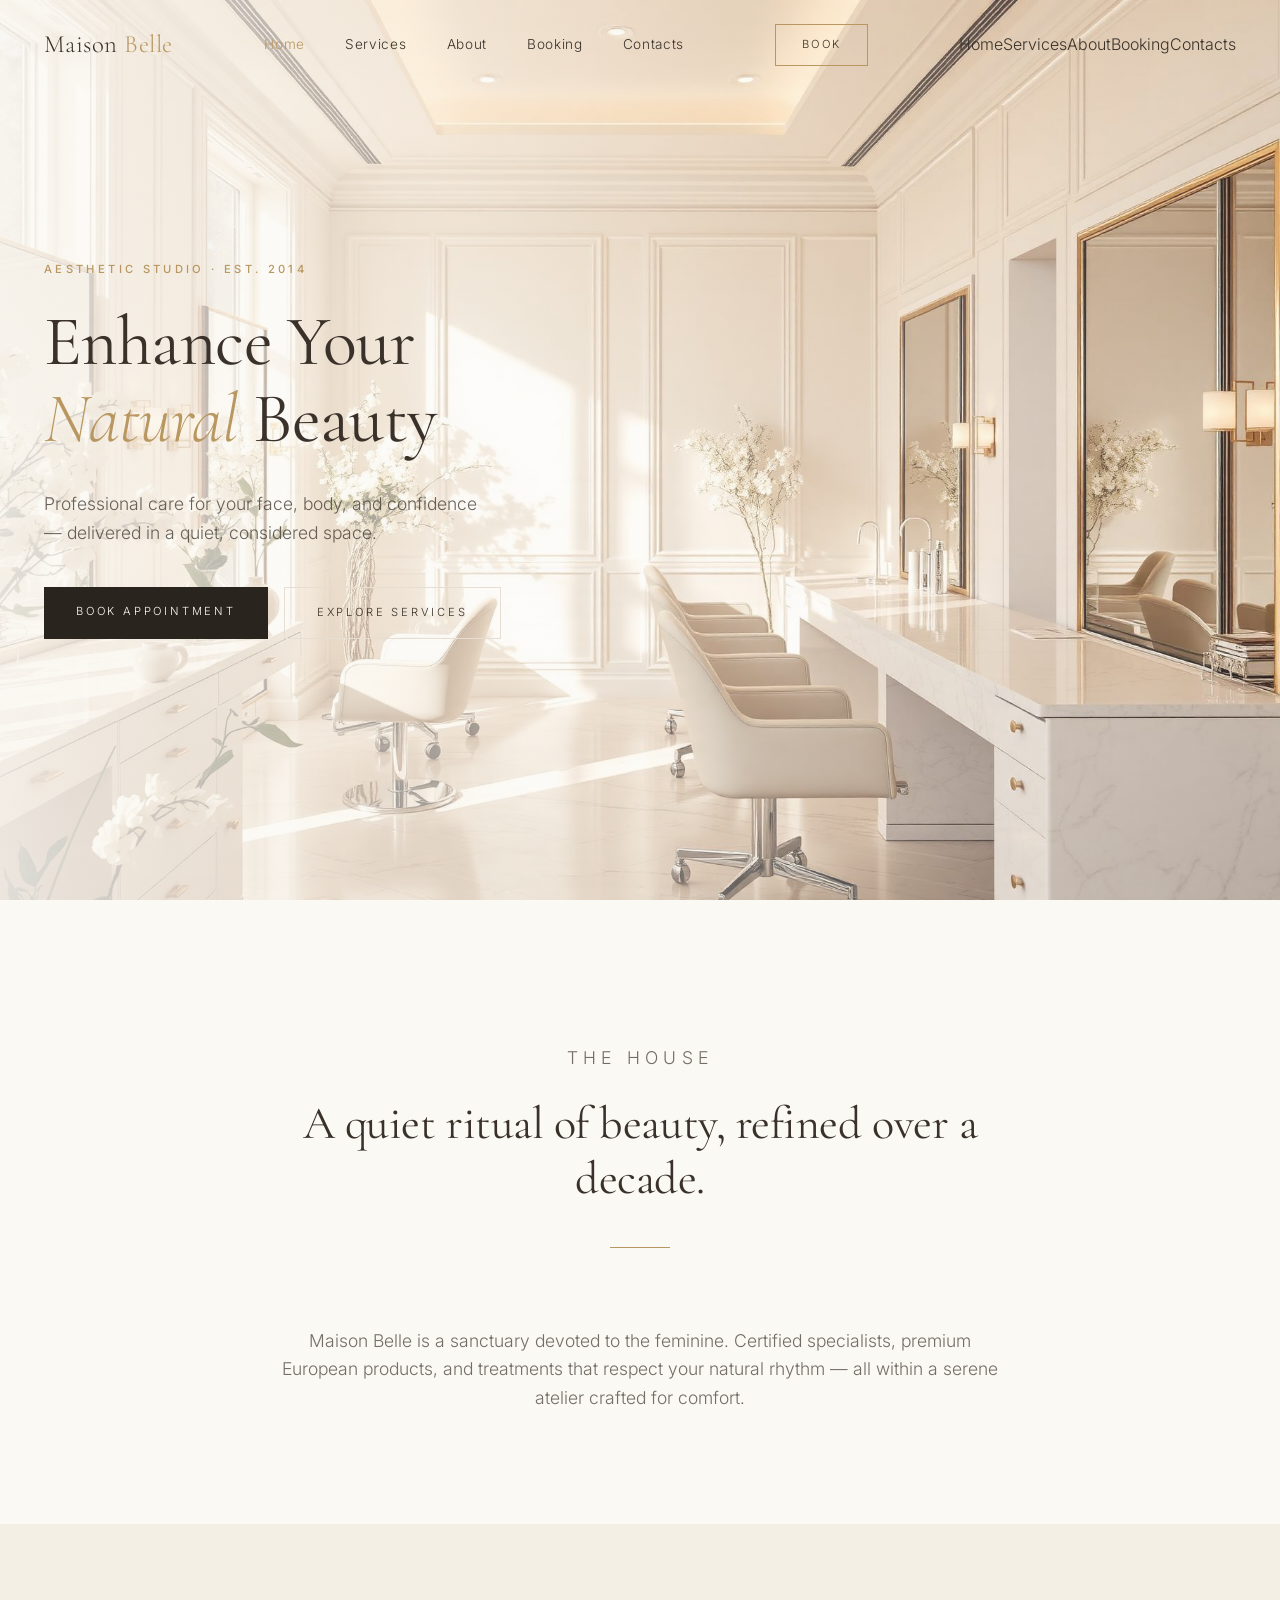
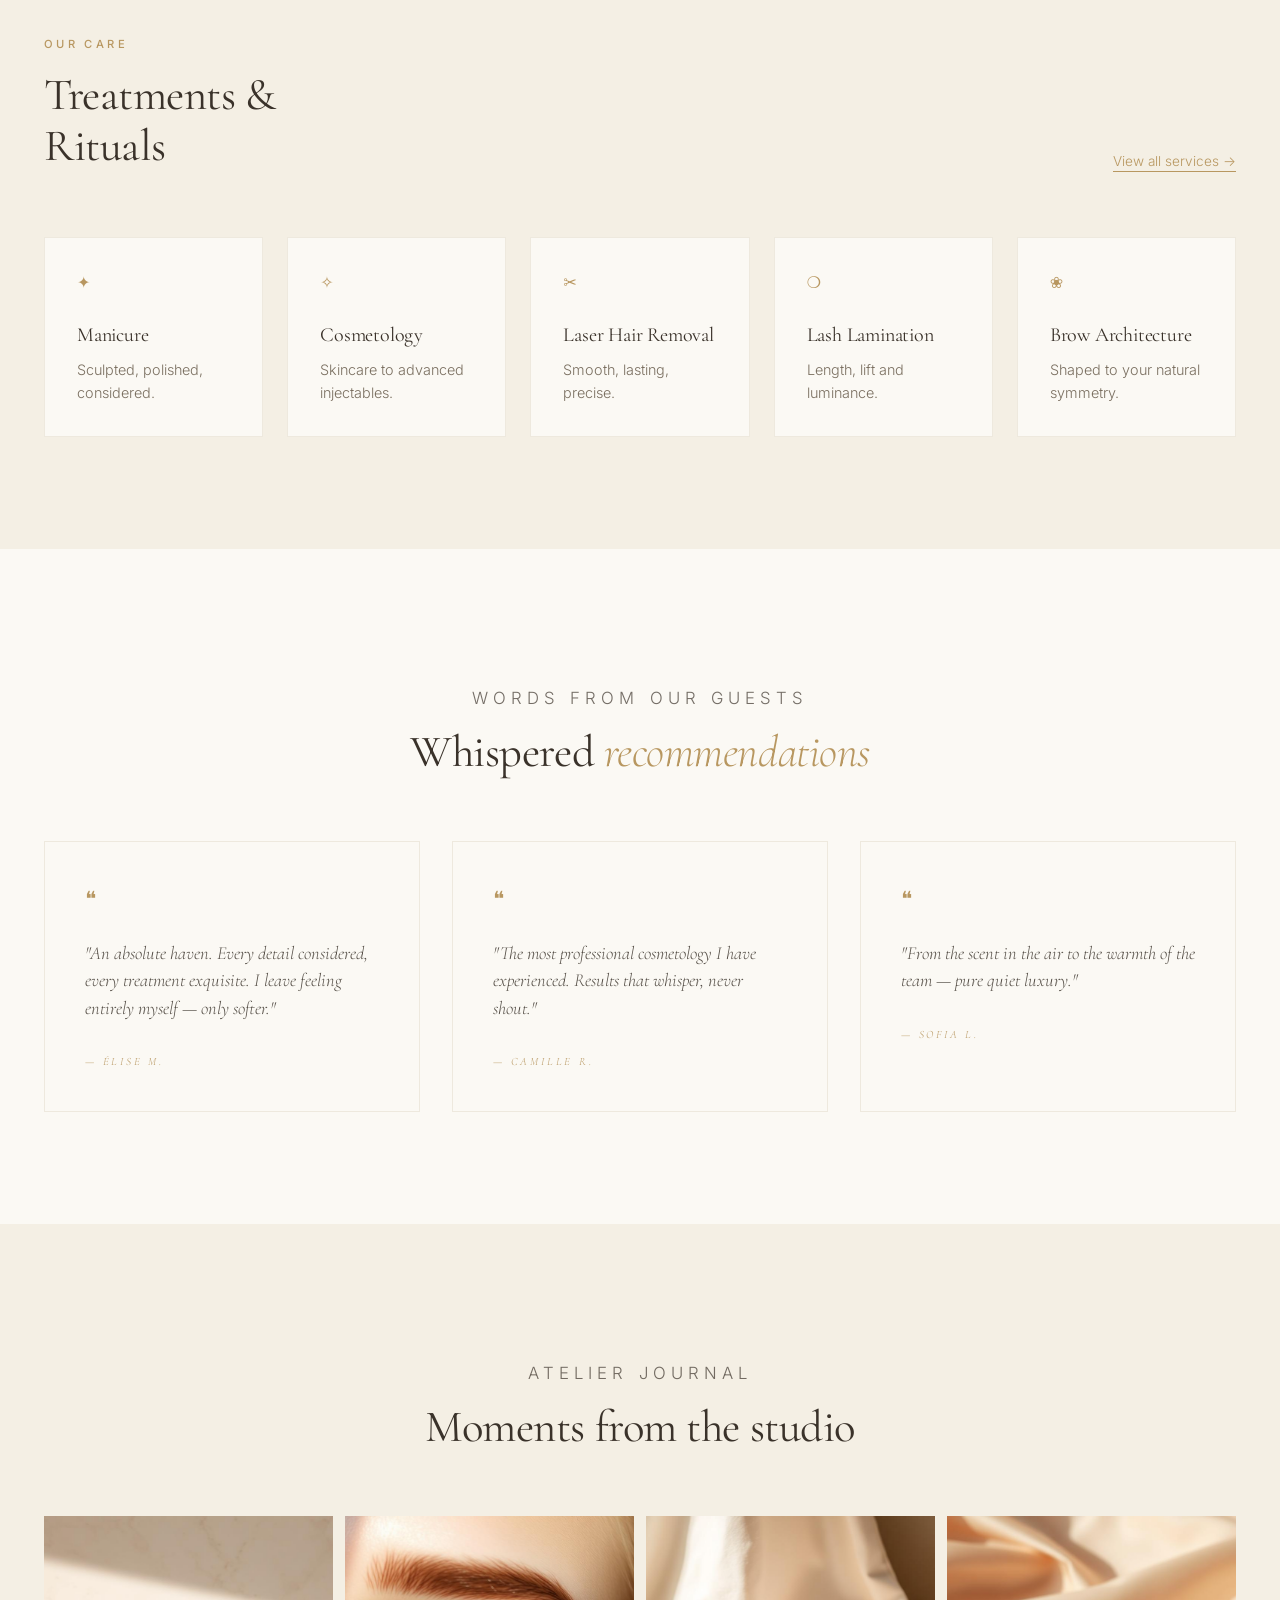
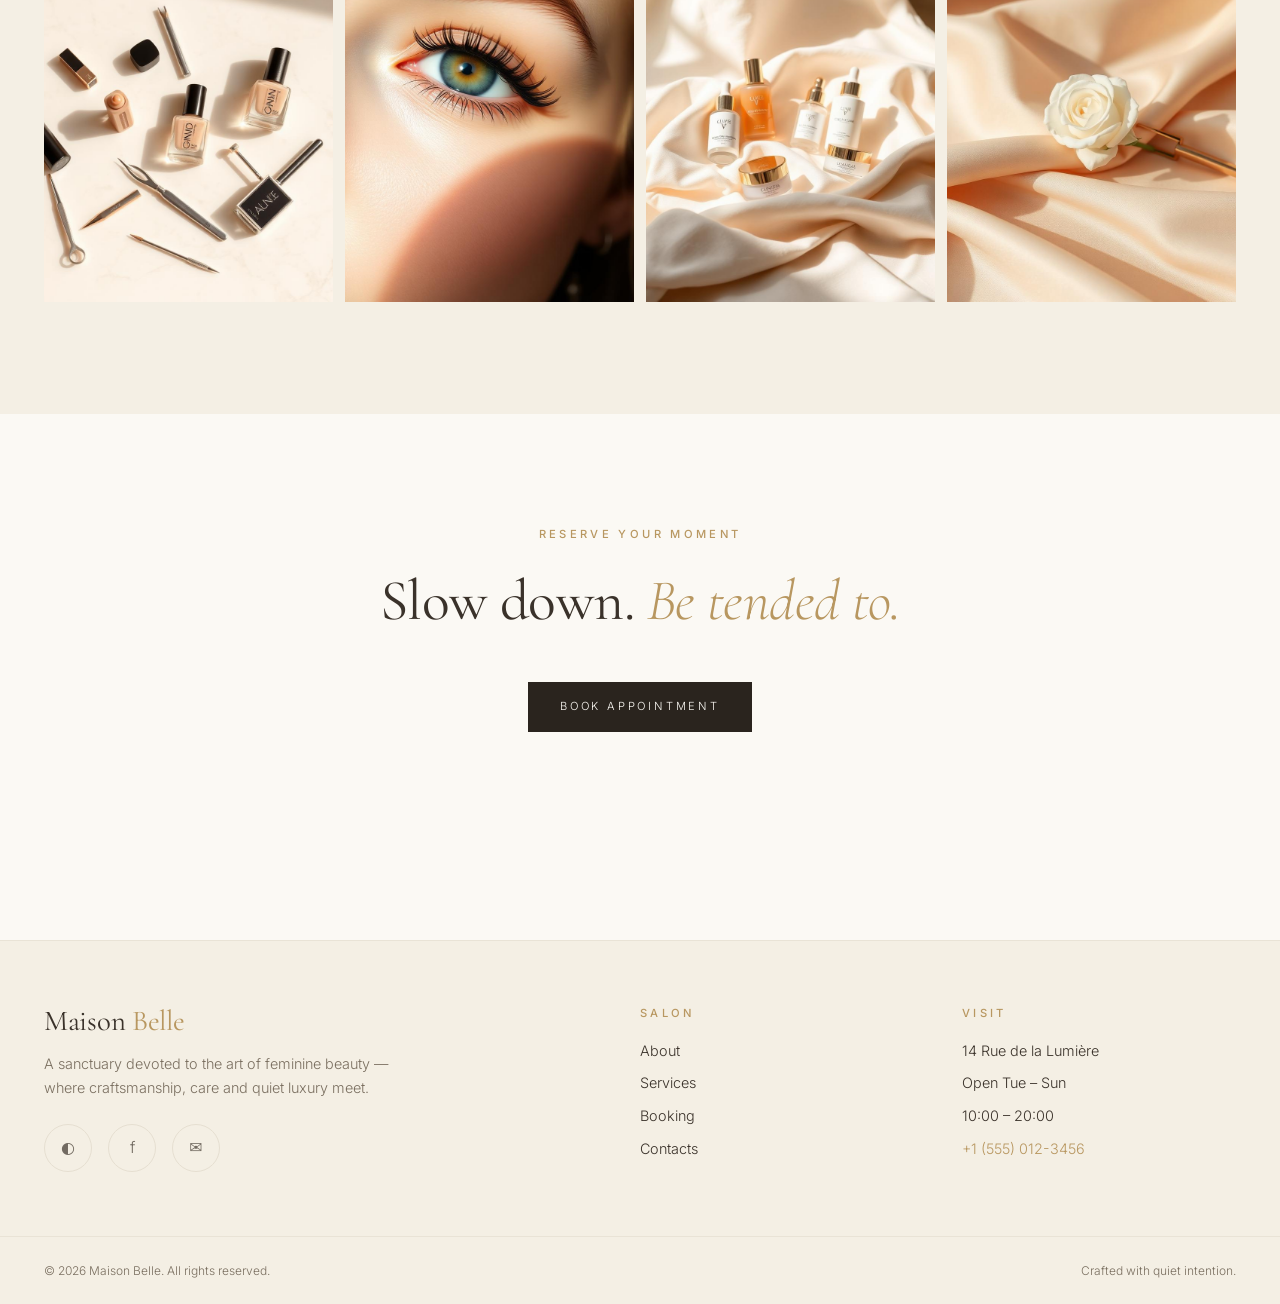
<file: index.html>
<!doctype html><html lang="en"><head>
<meta charset="utf-8"><meta name="viewport" content="width=device-width,initial-scale=1">
<title>Maison Belle — Beauty Salon &amp; Aesthetic Studio</title>
<meta name="description" content="A sanctuary for skin, lashes, brows and nails. Premium feminine beauty by certified specialists.">
<meta property="og:title" content="Maison Belle — Enhance Your Natural Beauty">
<meta property="og:description" content="Professional care for your face, body, and confidence.">
<meta property="og:image" content="/assets/hero.jpg"><meta property="og:type" content="website">
<link rel="canonical" href="/">
<link rel="preconnect" href="https://fonts.googleapis.com"><link rel="preconnect" href="https://fonts.gstatic.com" crossorigin><link href="https://fonts.googleapis.com/css2?family=Cormorant+Garamond:wght@300;400;500;600&family=Inter:wght@300;400;500;600&display=swap" rel="stylesheet"><link rel="stylesheet" href="/assets/styles.css"></head><body>
<header class="nav"><div class="nav-inner"><a href="/" class="brand">Maison<span> Belle</span></a><nav class="nav-links"><a href="/">Home</a><a href="/services.html">Services</a><a href="/about.html">About</a><a href="/booking.html">Booking</a><a href="/contacts.html">Contacts</a></nav><a href="/booking.html" class="btn-gold-outline">Book</a><button class="menu-toggle" aria-label="Menu">☰</button><div class="mobile-menu"><a href="/">Home</a><a href="/services.html">Services</a><a href="/about.html">About</a><a href="/booking.html">Booking</a><a href="/contacts.html">Contacts</a></div></div></header>
<main>
<section class="hero">
  <div class="hero-bg"><img src="/assets/hero.jpg" alt="Luxury beauty salon interior" width="1920" height="1280"></div>
  <div class="hero-content"><div>
    <p class="eyebrow">Aesthetic Studio · Est. 2014</p>
    <h1>Enhance Your<br><em>Natural</em> Beauty</h1>
    <p class="lead">Professional care for your face, body, and confidence — delivered in a quiet, considered space.</p>
    <div class="cta-row"><a href="/booking.html" class="btn btn-primary">Book Appointment</a><a href="/services.html" class="btn btn-outline">Explore Services</a></div>
  </div></div>
</section>

<section class="reveal"><div class="container"><div class="intro">
  <p class="eyebrow">The House</p>
  <h2>A quiet ritual of beauty, refined over a decade.</h2>
  <span class="gold-divider"></span>
  <p>Maison Belle is a sanctuary devoted to the feminine. Certified specialists, premium European products, and treatments that respect your natural rhythm — all within a serene atelier crafted for comfort.</p>
</div></div></section>

<section class="bg-cream reveal"><div class="container">
  <div class="svc-head"><div><p class="eyebrow">Our Care</p><h2>Treatments &amp;<br>Rituals</h2></div><a href="/services.html" class="link-gold">View all services →</a></div>
  <div class="services-grid">
    <div class="svc-card"><div class="icon">✦</div><h3>Manicure</h3><p>Sculpted, polished, considered.</p></div>
    <div class="svc-card"><div class="icon">✧</div><h3>Cosmetology</h3><p>Skincare to advanced injectables.</p></div>
    <div class="svc-card"><div class="icon">✂</div><h3>Laser Hair Removal</h3><p>Smooth, lasting, precise.</p></div>
    <div class="svc-card"><div class="icon">❍</div><h3>Lash Lamination</h3><p>Length, lift and luminance.</p></div>
    <div class="svc-card"><div class="icon">❀</div><h3>Brow Architecture</h3><p>Shaped to your natural symmetry.</p></div>
  </div>
</div></section>

<section class="reveal"><div class="container">
  <div class="section-head"><p class="eyebrow">Words from our guests</p><h2>Whispered <em>recommendations</em></h2></div>
  <div class="t-grid">
    <div class="t-card"><div class="quote">❝</div><p>"An absolute haven. Every detail considered, every treatment exquisite. I leave feeling entirely myself — only softer."</p><p class="author">— Élise M.</p></div>
    <div class="t-card"><div class="quote">❝</div><p>"The most professional cosmetology I have experienced. Results that whisper, never shout."</p><p class="author">— Camille R.</p></div>
    <div class="t-card"><div class="quote">❝</div><p>"From the scent in the air to the warmth of the team — pure quiet luxury."</p><p class="author">— Sofia L.</p></div>
  </div>
</div></section>

<section class="bg-cream reveal"><div class="container">
  <div class="section-head"><p class="eyebrow">Atelier journal</p><h2>Moments from the studio</h2></div>
  <div class="gallery">
    <div><img src="/assets/g1.jpg" alt="Studio moment" loading="lazy"></div>
    <div><img src="/assets/g2.jpg" alt="Studio moment" loading="lazy"></div>
    <div><img src="/assets/g3.jpg" alt="Studio moment" loading="lazy"></div>
    <div><img src="/assets/g4.jpg" alt="Studio moment" loading="lazy"></div>
  </div>
</div></section>

<section class="reveal"><div class="container"><div class="cta-block">
  <p class="eyebrow">Reserve your moment</p>
  <h2>Slow down. <em>Be tended to.</em></h2>
  <a href="/booking.html" class="btn btn-primary">Book Appointment</a>
</div></div></section>
</main>
<footer><div class="foot"><div><h3>Maison<span> Belle</span></h3><p class="desc">A sanctuary devoted to the art of feminine beauty — where craftsmanship, care and quiet luxury meet.</p><div class="socials" style="margin-top:1.5rem"><a href="#" class="social-icon" aria-label="Instagram">◐</a><a href="#" class="social-icon" aria-label="Facebook">f</a><a href="mailto:hello@maisonbelle.studio" class="social-icon" aria-label="Email">✉</a></div></div><div><p class="eyebrow">Salon</p><ul><li><a href="/about.html">About</a></li><li><a href="/services.html">Services</a></li><li><a href="/booking.html">Booking</a></li><li><a href="/contacts.html">Contacts</a></li></ul></div><div><p class="eyebrow">Visit</p><ul><li>14 Rue de la Lumière</li><li>Open Tue – Sun</li><li>10:00 – 20:00</li><li class="text-gold">+1 (555) 012-3456</li></ul></div></div><div class="foot-bot"><div><p>© 2026 Maison Belle. All rights reserved.</p><p>Crafted with quiet intention.</p></div></div></footer><script src="/assets/main.js"></script></body></html>
</div>
</footer>

<script src="https://identity.netlify.com/v1/netlify-identity-widget.js"></script>

</body>
</html>
</file>
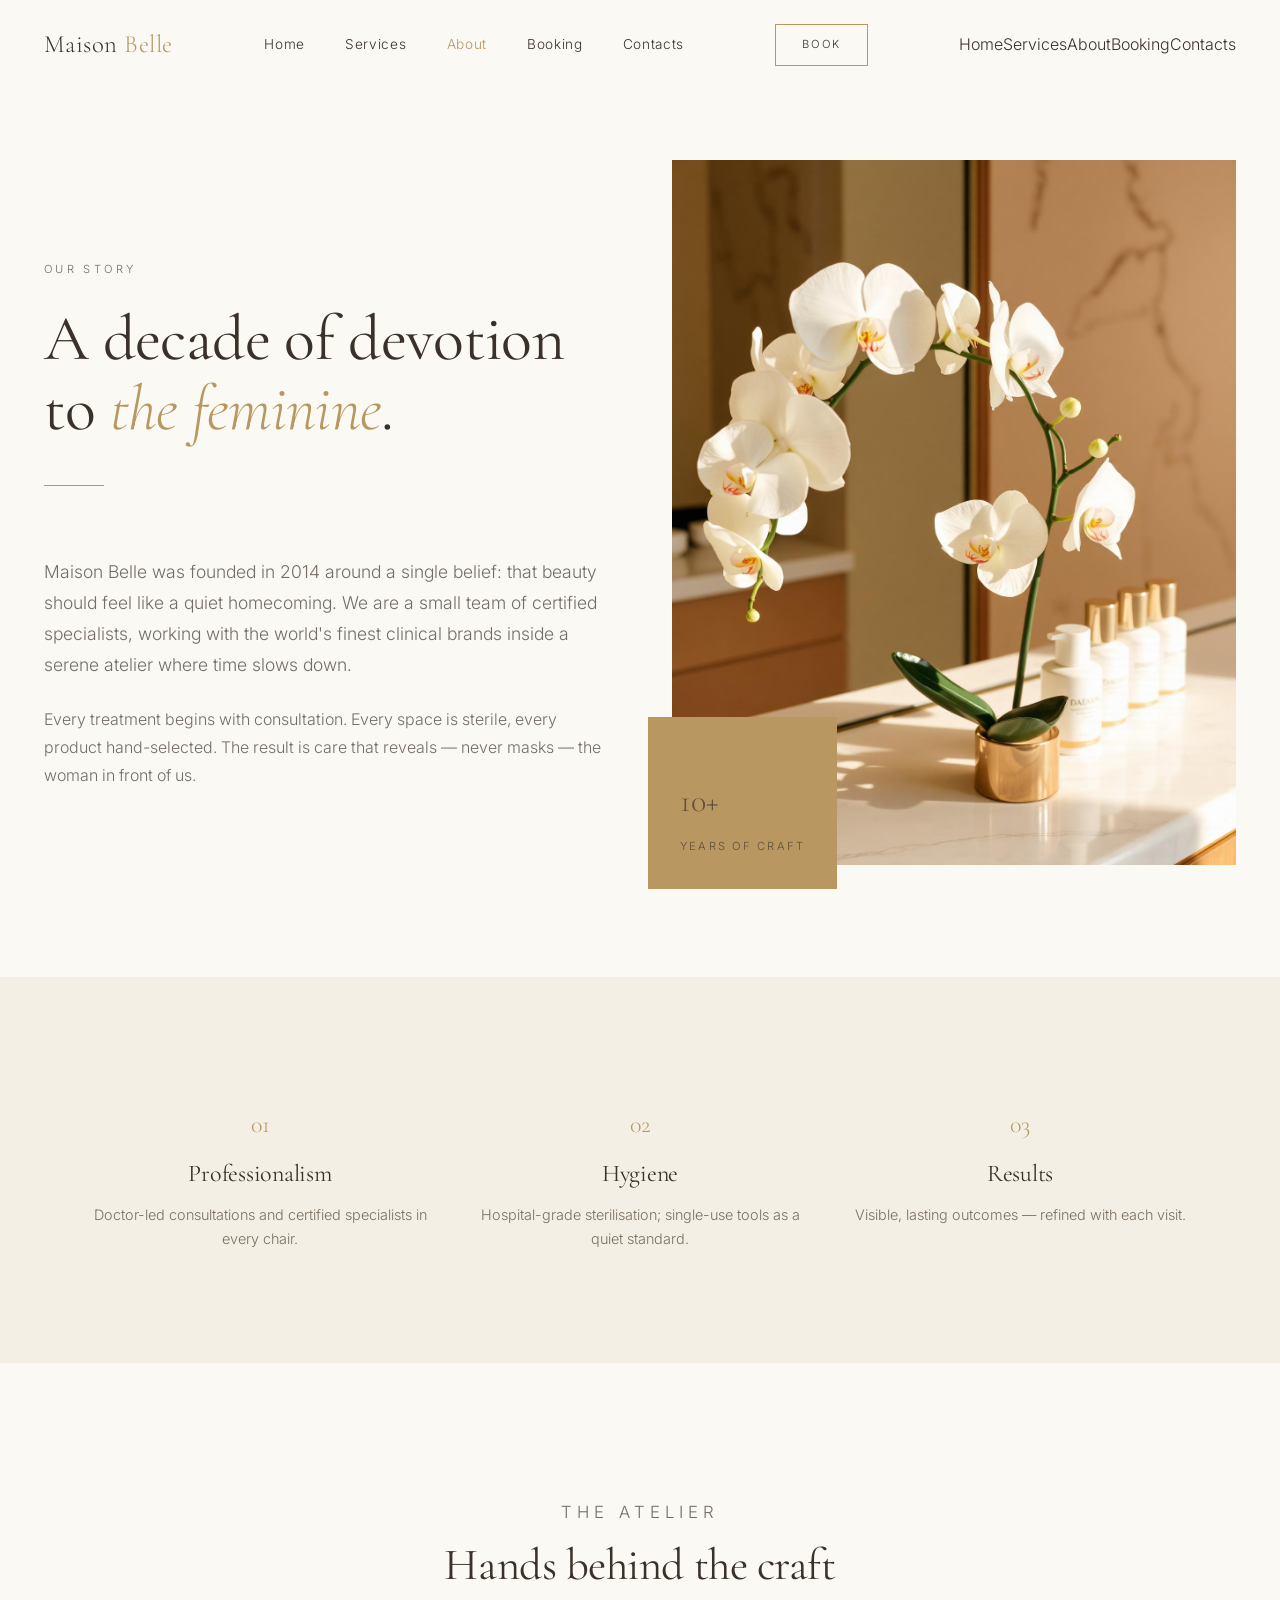
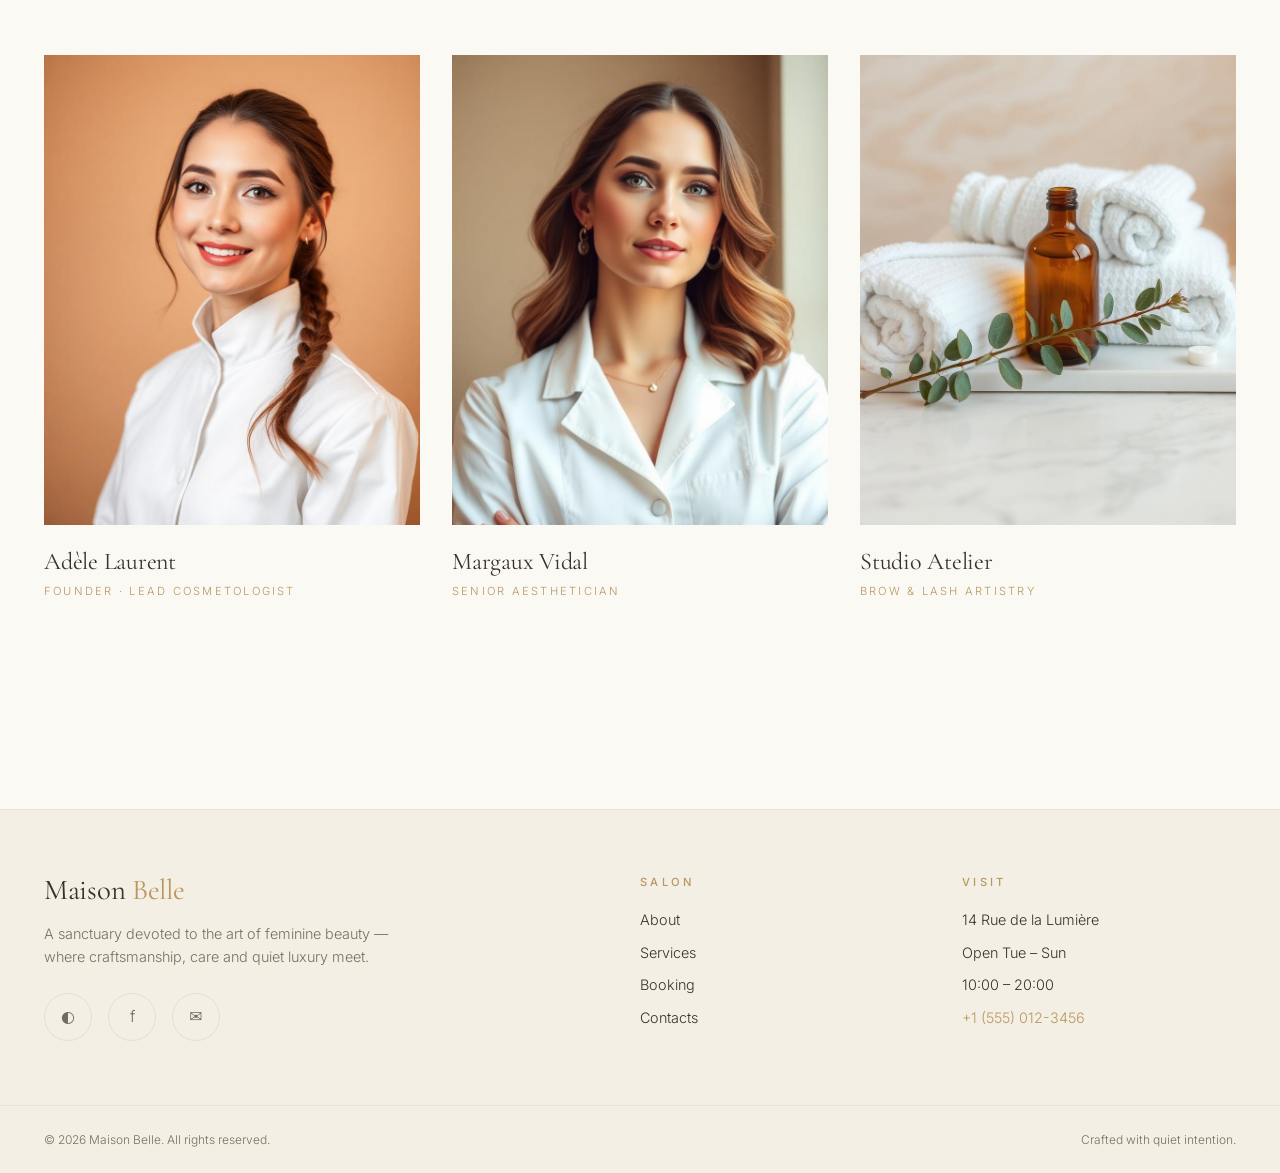
<file: about.html>
<!doctype html><html lang="en"><head>
<meta charset="utf-8"><meta name="viewport" content="width=device-width,initial-scale=1">
<title>About — Maison Belle</title>
<meta name="description" content="Our story, philosophy, and the certified specialists behind every ritual.">
<meta property="og:title" content="About Maison Belle">
<meta property="og:description" content="A decade of devotion to feminine beauty.">
<meta property="og:image" content="/assets/about.jpg">
<link rel="canonical" href="/about.html">
<link rel="preconnect" href="https://fonts.googleapis.com"><link rel="preconnect" href="https://fonts.gstatic.com" crossorigin><link href="https://fonts.googleapis.com/css2?family=Cormorant+Garamond:wght@300;400;500;600&family=Inter:wght@300;400;500;600&display=swap" rel="stylesheet"><link rel="stylesheet" href="/assets/styles.css"></head><body>
<header class="nav"><div class="nav-inner"><a href="/" class="brand">Maison<span> Belle</span></a><nav class="nav-links"><a href="/">Home</a><a href="/services.html">Services</a><a href="/about.html">About</a><a href="/booking.html">Booking</a><a href="/contacts.html">Contacts</a></nav><a href="/booking.html" class="btn-gold-outline">Book</a><button class="menu-toggle" aria-label="Menu">☰</button><div class="mobile-menu"><a href="/">Home</a><a href="/services.html">Services</a><a href="/about.html">About</a><a href="/booking.html">Booking</a><a href="/contacts.html">Contacts</a></div></div></header>
<main>
<section style="padding-top:10rem"><div class="container"><div class="about-grid">
  <div class="reveal">
    <p class="eyebrow">Our story</p>
    <h1>A decade of devotion to <em>the feminine</em>.</h1>
    <span class="gold-divider"></span>
    <p style="font-size:1.1rem">Maison Belle was founded in 2014 around a single belief: that beauty should feel like a quiet homecoming. We are a small team of certified specialists, working with the world's finest clinical brands inside a serene atelier where time slows down.</p>
    <p>Every treatment begins with consultation. Every space is sterile, every product hand-selected. The result is care that reveals — never masks — the woman in front of us.</p>
  </div>
  <div class="about-img reveal">
    <img src="/assets/about.jpg" alt="Salon atelier" loading="lazy">
    <div class="years-badge"><p>10+</p><p>Years of craft</p></div>
  </div>
</div></div></section>

<section class="bg-cream reveal"><div class="container"><div class="principles">
  <div><p class="num">01</p><h3>Professionalism</h3><p>Doctor-led consultations and certified specialists in every chair.</p></div>
  <div><p class="num">02</p><h3>Hygiene</h3><p>Hospital-grade sterilisation; single-use tools as a quiet standard.</p></div>
  <div><p class="num">03</p><h3>Results</h3><p>Visible, lasting outcomes — refined with each visit.</p></div>
</div></div></section>

<section><div class="container">
  <div class="section-head"><p class="eyebrow">The atelier</p><h2>Hands behind the craft</h2></div>
  <div class="team-grid">
    <div class="team-card reveal"><div class="photo"><img src="/assets/team1.jpg" alt="Adèle Laurent" loading="lazy"></div><h3>Adèle Laurent</h3><p class="role">Founder · Lead Cosmetologist</p></div>
    <div class="team-card reveal"><div class="photo"><img src="/assets/team2.jpg" alt="Margaux Vidal" loading="lazy"></div><h3>Margaux Vidal</h3><p class="role">Senior Aesthetician</p></div>
    <div class="team-card reveal"><div class="photo"><img src="/assets/team3.jpg" alt="Studio Atelier" loading="lazy"></div><h3>Studio Atelier</h3><p class="role">Brow &amp; Lash Artistry</p></div>
  </div>
</div></section>
</main>
<footer><div class="foot"><div><h3>Maison<span> Belle</span></h3><p class="desc">A sanctuary devoted to the art of feminine beauty — where craftsmanship, care and quiet luxury meet.</p><div class="socials" style="margin-top:1.5rem"><a href="#" class="social-icon" aria-label="Instagram">◐</a><a href="#" class="social-icon" aria-label="Facebook">f</a><a href="mailto:hello@maisonbelle.studio" class="social-icon" aria-label="Email">✉</a></div></div><div><p class="eyebrow">Salon</p><ul><li><a href="/about.html">About</a></li><li><a href="/services.html">Services</a></li><li><a href="/booking.html">Booking</a></li><li><a href="/contacts.html">Contacts</a></li></ul></div><div><p class="eyebrow">Visit</p><ul><li>14 Rue de la Lumière</li><li>Open Tue – Sun</li><li>10:00 – 20:00</li><li class="text-gold">+1 (555) 012-3456</li></ul></div></div><div class="foot-bot"><div><p>© 2026 Maison Belle. All rights reserved.</p><p>Crafted with quiet intention.</p></div></div></footer><script src="/assets/main.js"></script></body></html>
</file>
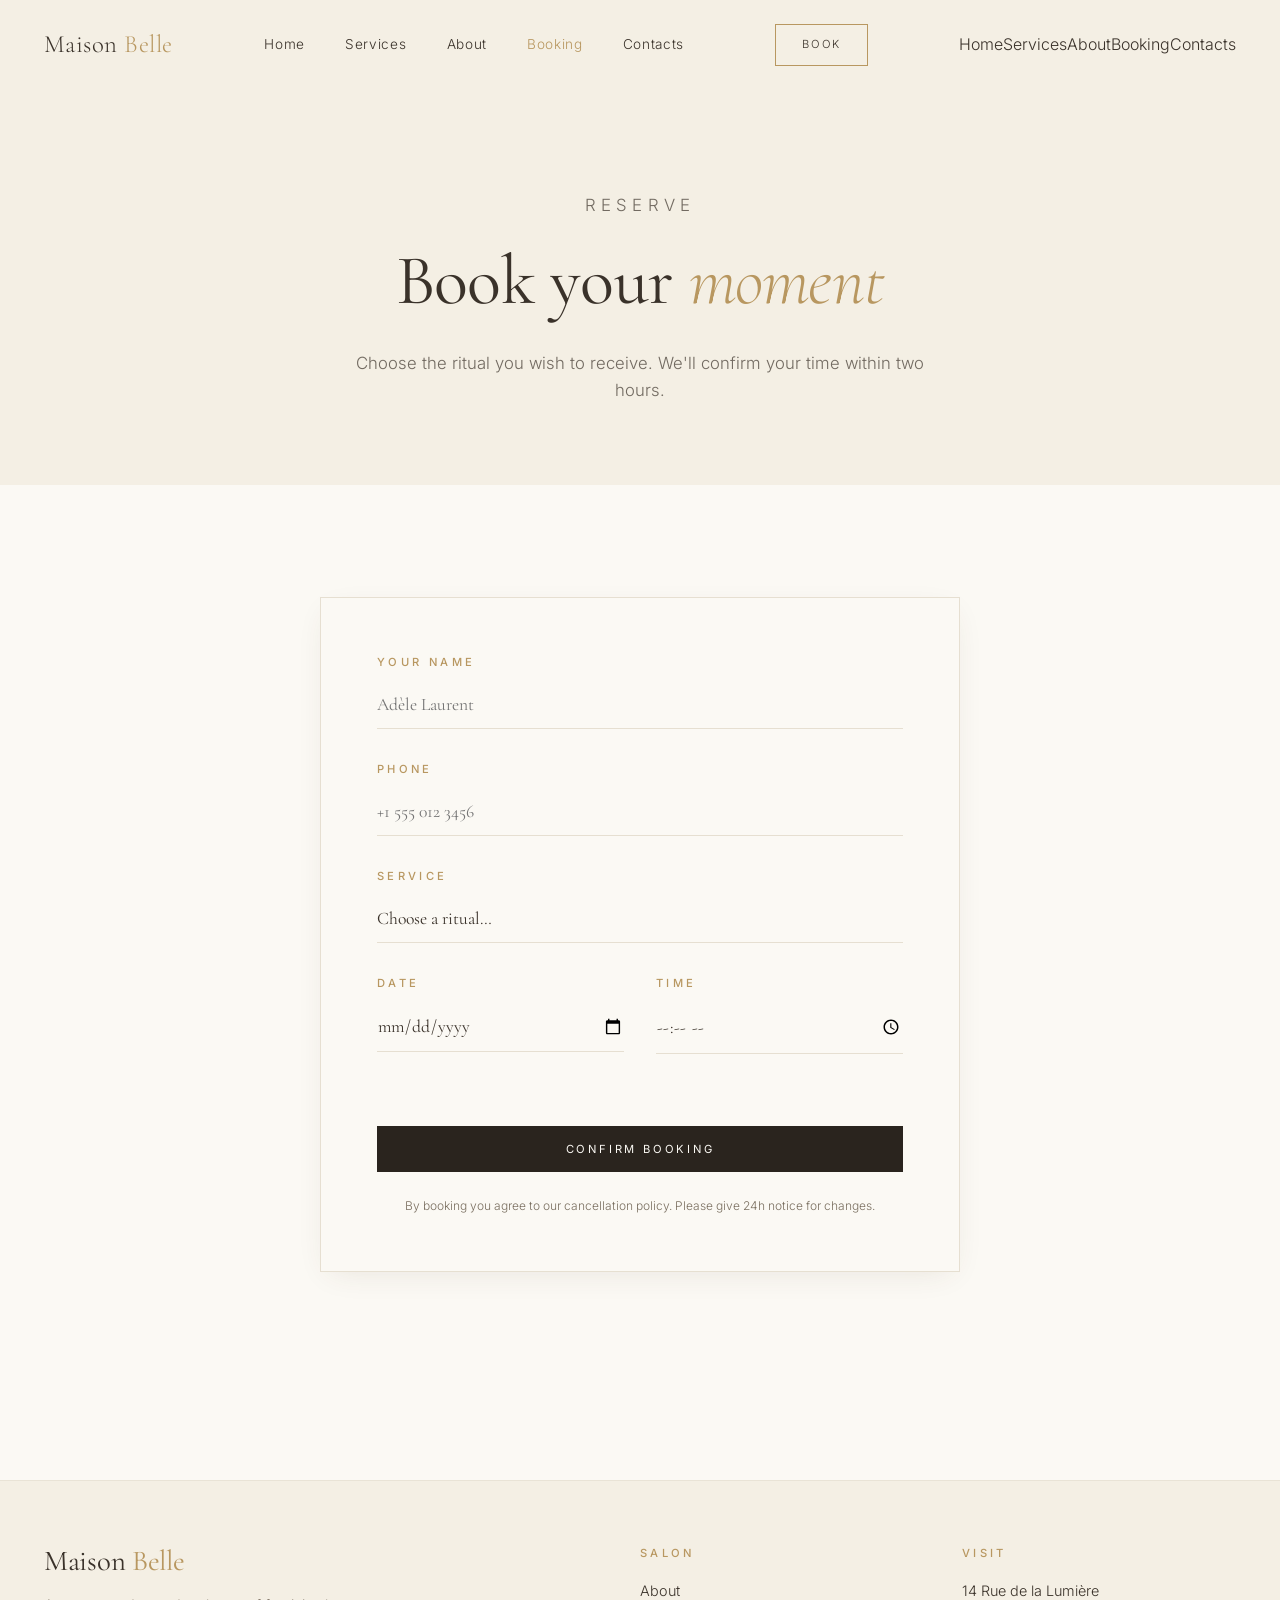
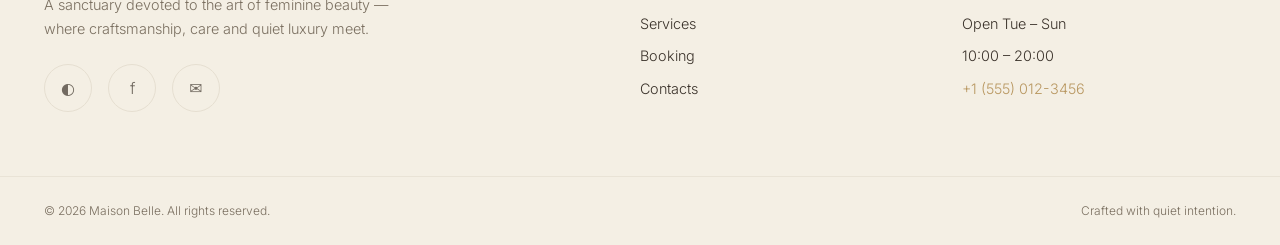
<file: booking.html>
<!doctype html><html lang="en"><head>
<meta charset="utf-8"><meta name="viewport" content="width=device-width,initial-scale=1">
<title>Booking — Maison Belle</title>
<meta name="description" content="Reserve your appointment in minutes.">
<meta property="og:title" content="Book — Maison Belle">
<meta property="og:description" content="Reserve your moment of quiet luxury.">
<link rel="canonical" href="/booking.html">
<link rel="preconnect" href="https://fonts.googleapis.com"><link rel="preconnect" href="https://fonts.gstatic.com" crossorigin><link href="https://fonts.googleapis.com/css2?family=Cormorant+Garamond:wght@300;400;500;600&family=Inter:wght@300;400;500;600&display=swap" rel="stylesheet"><link rel="stylesheet" href="/assets/styles.css"></head><body>
<header class="nav"><div class="nav-inner"><a href="/" class="brand">Maison<span> Belle</span></a><nav class="nav-links"><a href="/">Home</a><a href="/services.html">Services</a><a href="/about.html">About</a><a href="/booking.html">Booking</a><a href="/contacts.html">Contacts</a></nav><a href="/booking.html" class="btn-gold-outline">Book</a><button class="menu-toggle" aria-label="Menu">☰</button><div class="mobile-menu"><a href="/">Home</a><a href="/services.html">Services</a><a href="/about.html">About</a><a href="/booking.html">Booking</a><a href="/contacts.html">Contacts</a></div></div></header>
<main>
<section class="page-head bg-cream"><div class="container">
  <p class="eyebrow">Reserve</p>
  <h1>Book your <em>moment</em></h1>
  <p>Choose the ritual you wish to receive. We'll confirm your time within two hours.</p>
</div></section>
<section><div class="container">
  <form id="booking-form" class="booking-form reveal" name="booking" method="POST" data-netlify="true" netlify-honeypot="bot-field">
    <input type="hidden" name="form-name" value="booking">
    <p style="display:none"><label>Don't fill this out: <input name="bot-field"></label></p>
    <label class="field"><span class="eyebrow">Your name</span><input required name="name" placeholder="Adèle Laurent"></label>
    <label class="field"><span class="eyebrow">Phone</span><input required type="tel" name="phone" placeholder="+1 555 012 3456"></label>
    <label class="field"><span class="eyebrow">Service</span>
      <select required name="service">
        <option value="">Choose a ritual…</option>
        <option>Manicure</option><option>Cosmetology</option><option>Laser Hair Removal</option>
        <option>Eyelash Lamination / Extensions</option><option>Eyebrow Architecture</option>
      </select>
    </label>
    <div class="grid-2">
      <label class="field"><span class="eyebrow">Date</span><input required type="date" name="date"></label>
      <label class="field"><span class="eyebrow">Time</span><input required type="time" name="time"></label>
    </div>
    <button type="submit" class="btn btn-primary">Confirm Booking</button>
    <p class="note">By booking you agree to our cancellation policy. Please give 24h notice for changes.</p>
  </form>
</div></section>
</main>
<footer><div class="foot"><div><h3>Maison<span> Belle</span></h3><p class="desc">A sanctuary devoted to the art of feminine beauty — where craftsmanship, care and quiet luxury meet.</p><div class="socials" style="margin-top:1.5rem"><a href="#" class="social-icon" aria-label="Instagram">◐</a><a href="#" class="social-icon" aria-label="Facebook">f</a><a href="mailto:hello@maisonbelle.studio" class="social-icon" aria-label="Email">✉</a></div></div><div><p class="eyebrow">Salon</p><ul><li><a href="/about.html">About</a></li><li><a href="/services.html">Services</a></li><li><a href="/booking.html">Booking</a></li><li><a href="/contacts.html">Contacts</a></li></ul></div><div><p class="eyebrow">Visit</p><ul><li>14 Rue de la Lumière</li><li>Open Tue – Sun</li><li>10:00 – 20:00</li><li class="text-gold">+1 (555) 012-3456</li></ul></div></div><div class="foot-bot"><div><p>© 2026 Maison Belle. All rights reserved.</p><p>Crafted with quiet intention.</p></div></div></footer><script src="/assets/main.js"></script></body></html>
</file>
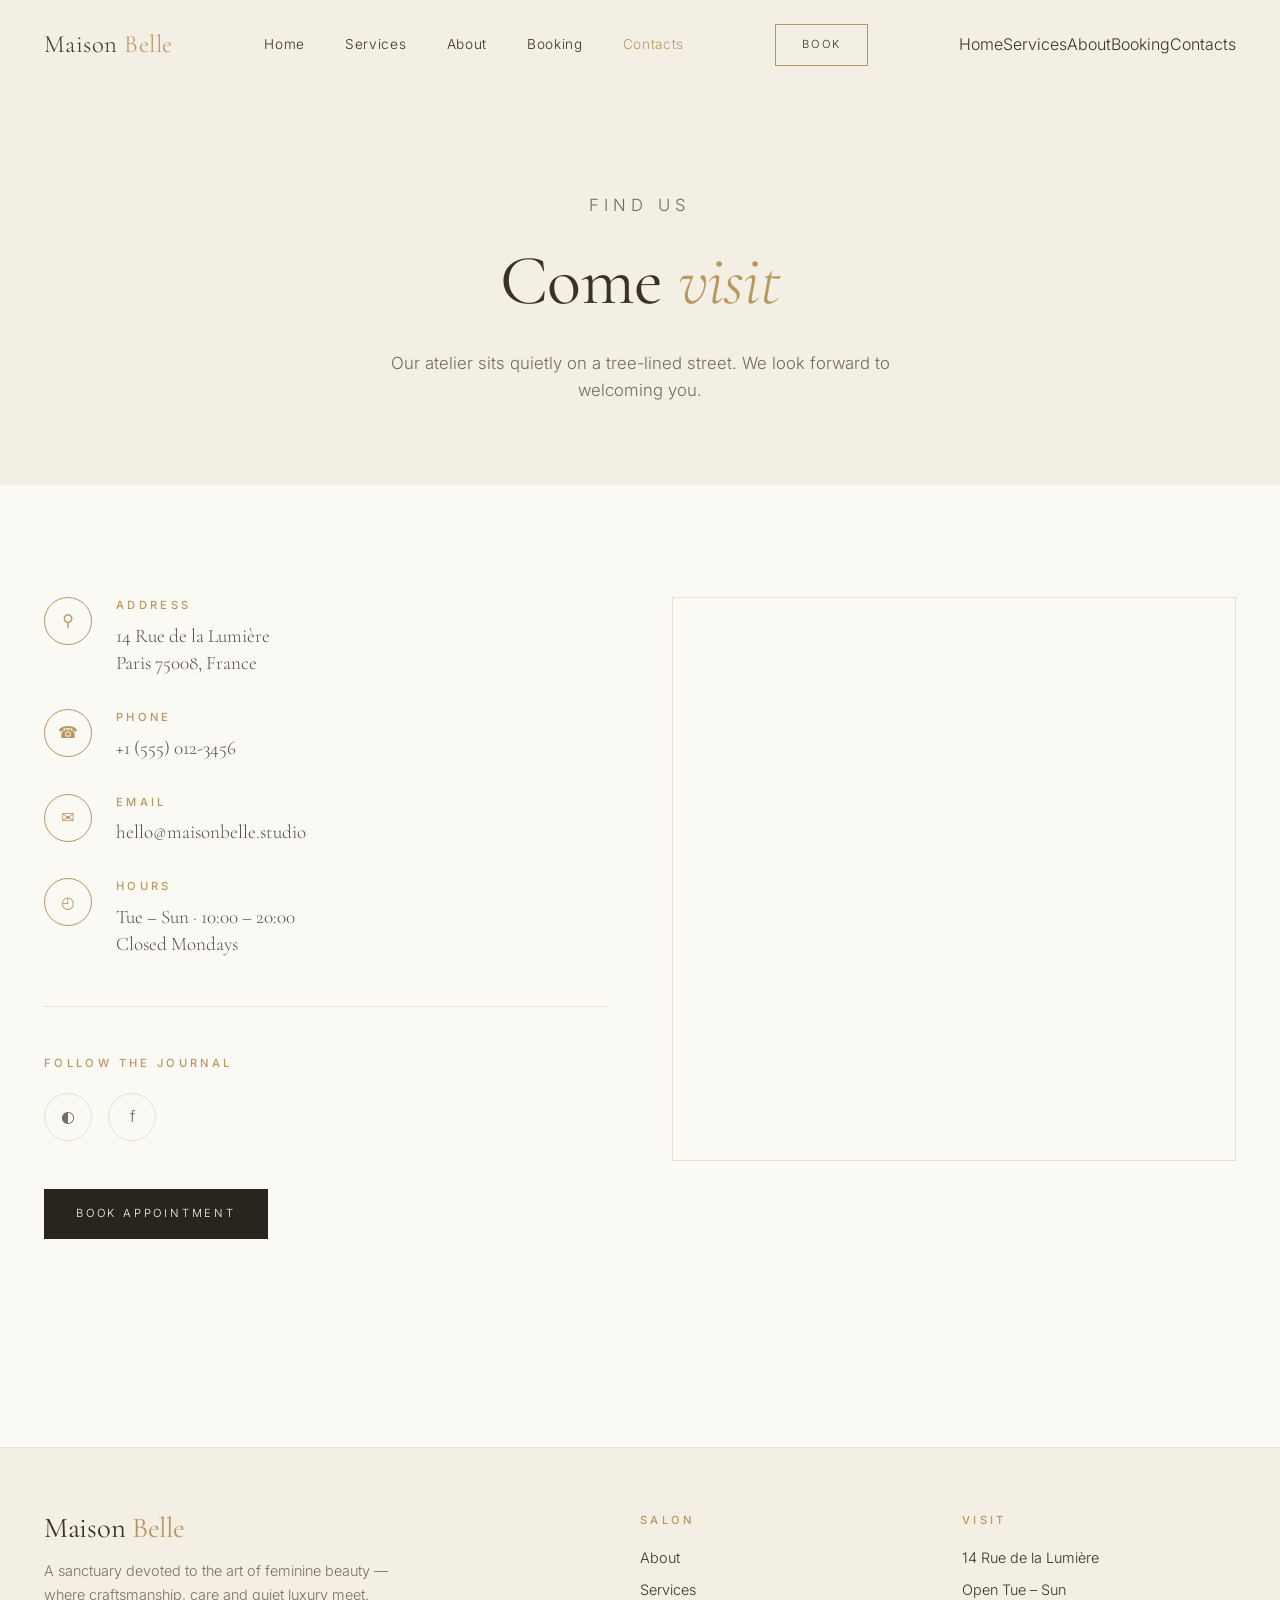
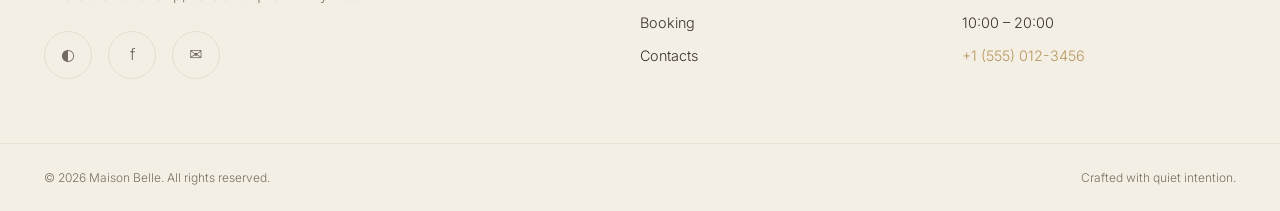
<file: contacts.html>
<!doctype html><html lang="en"><head>
<meta charset="utf-8"><meta name="viewport" content="width=device-width,initial-scale=1">
<title>Contacts — Maison Belle</title>
<meta name="description" content="Visit, call, or message our atelier.">
<meta property="og:title" content="Contacts — Maison Belle">
<meta property="og:description" content="Find us. Reach us. Visit us.">
<link rel="canonical" href="/contacts.html">
<link rel="preconnect" href="https://fonts.googleapis.com"><link rel="preconnect" href="https://fonts.gstatic.com" crossorigin><link href="https://fonts.googleapis.com/css2?family=Cormorant+Garamond:wght@300;400;500;600&family=Inter:wght@300;400;500;600&display=swap" rel="stylesheet"><link rel="stylesheet" href="/assets/styles.css"></head><body>
<header class="nav"><div class="nav-inner"><a href="/" class="brand">Maison<span> Belle</span></a><nav class="nav-links"><a href="/">Home</a><a href="/services.html">Services</a><a href="/about.html">About</a><a href="/booking.html">Booking</a><a href="/contacts.html">Contacts</a></nav><a href="/booking.html" class="btn-gold-outline">Book</a><button class="menu-toggle" aria-label="Menu">☰</button><div class="mobile-menu"><a href="/">Home</a><a href="/services.html">Services</a><a href="/about.html">About</a><a href="/booking.html">Booking</a><a href="/contacts.html">Contacts</a></div></div></header>
<main>
<section class="page-head bg-cream"><div class="container">
  <p class="eyebrow">Find us</p>
  <h1>Come <em>visit</em></h1>
  <p>Our atelier sits quietly on a tree-lined street. We look forward to welcoming you.</p>
</div></section>
<section><div class="container"><div class="contact-grid">
  <div class="reveal">
    <div class="info-item"><div class="info-icon">⚲</div><div><p class="eyebrow">Address</p><p class="val">14 Rue de la Lumière<br>Paris 75008, France</p></div></div>
    <div class="info-item"><div class="info-icon">☎</div><div><p class="eyebrow">Phone</p><p class="val">+1 (555) 012-3456</p></div></div>
    <div class="info-item"><div class="info-icon">✉</div><div><p class="eyebrow">Email</p><p class="val">hello@maisonbelle.studio</p></div></div>
    <div class="info-item"><div class="info-icon">◴</div><div><p class="eyebrow">Hours</p><p class="val">Tue – Sun · 10:00 – 20:00<br>Closed Mondays</p></div></div>
    <div style="margin-top:3rem;padding-top:3rem;border-top:1px solid var(--border)">
      <p class="eyebrow">Follow the journal</p>
      <div class="socials"><a href="#" class="social-icon" aria-label="Instagram">◐</a><a href="#" class="social-icon" aria-label="Facebook">f</a></div>
    </div>
    <a href="/booking.html" class="btn btn-primary" style="margin-top:3rem">Book Appointment</a>
  </div>
  <div class="map-frame reveal">
    <iframe title="Map" loading="lazy" src="https://www.openstreetmap.org/export/embed.html?bbox=2.297%2C48.866%2C2.317%2C48.876&amp;layer=mapnik"></iframe>
  </div>
</div></div></section>
</main>
<footer><div class="foot"><div><h3>Maison<span> Belle</span></h3><p class="desc">A sanctuary devoted to the art of feminine beauty — where craftsmanship, care and quiet luxury meet.</p><div class="socials" style="margin-top:1.5rem"><a href="#" class="social-icon" aria-label="Instagram">◐</a><a href="#" class="social-icon" aria-label="Facebook">f</a><a href="mailto:hello@maisonbelle.studio" class="social-icon" aria-label="Email">✉</a></div></div><div><p class="eyebrow">Salon</p><ul><li><a href="/about.html">About</a></li><li><a href="/services.html">Services</a></li><li><a href="/booking.html">Booking</a></li><li><a href="/contacts.html">Contacts</a></li></ul></div><div><p class="eyebrow">Visit</p><ul><li>14 Rue de la Lumière</li><li>Open Tue – Sun</li><li>10:00 – 20:00</li><li class="text-gold">+1 (555) 012-3456</li></ul></div></div><div class="foot-bot"><div><p>© 2026 Maison Belle. All rights reserved.</p><p>Crafted with quiet intention.</p></div></div></footer><script src="/assets/main.js"></script></body></html>
</file>
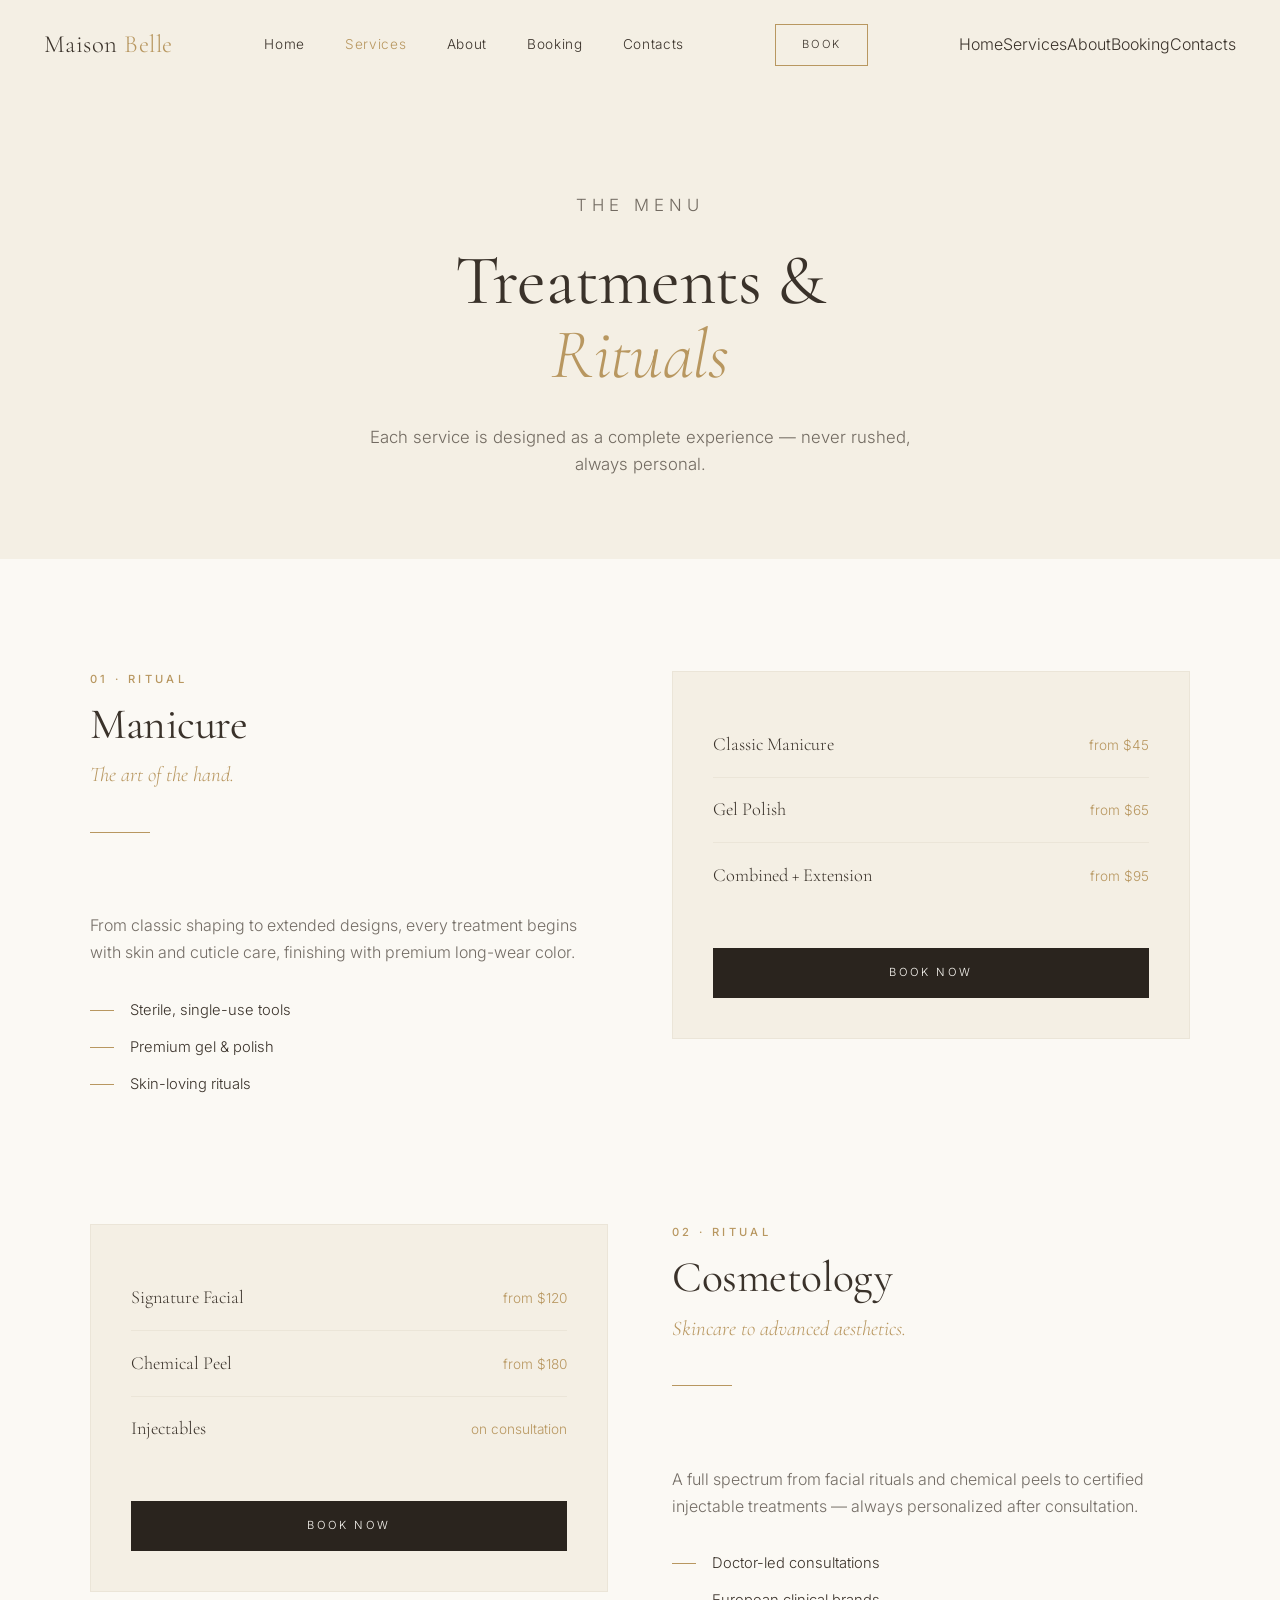
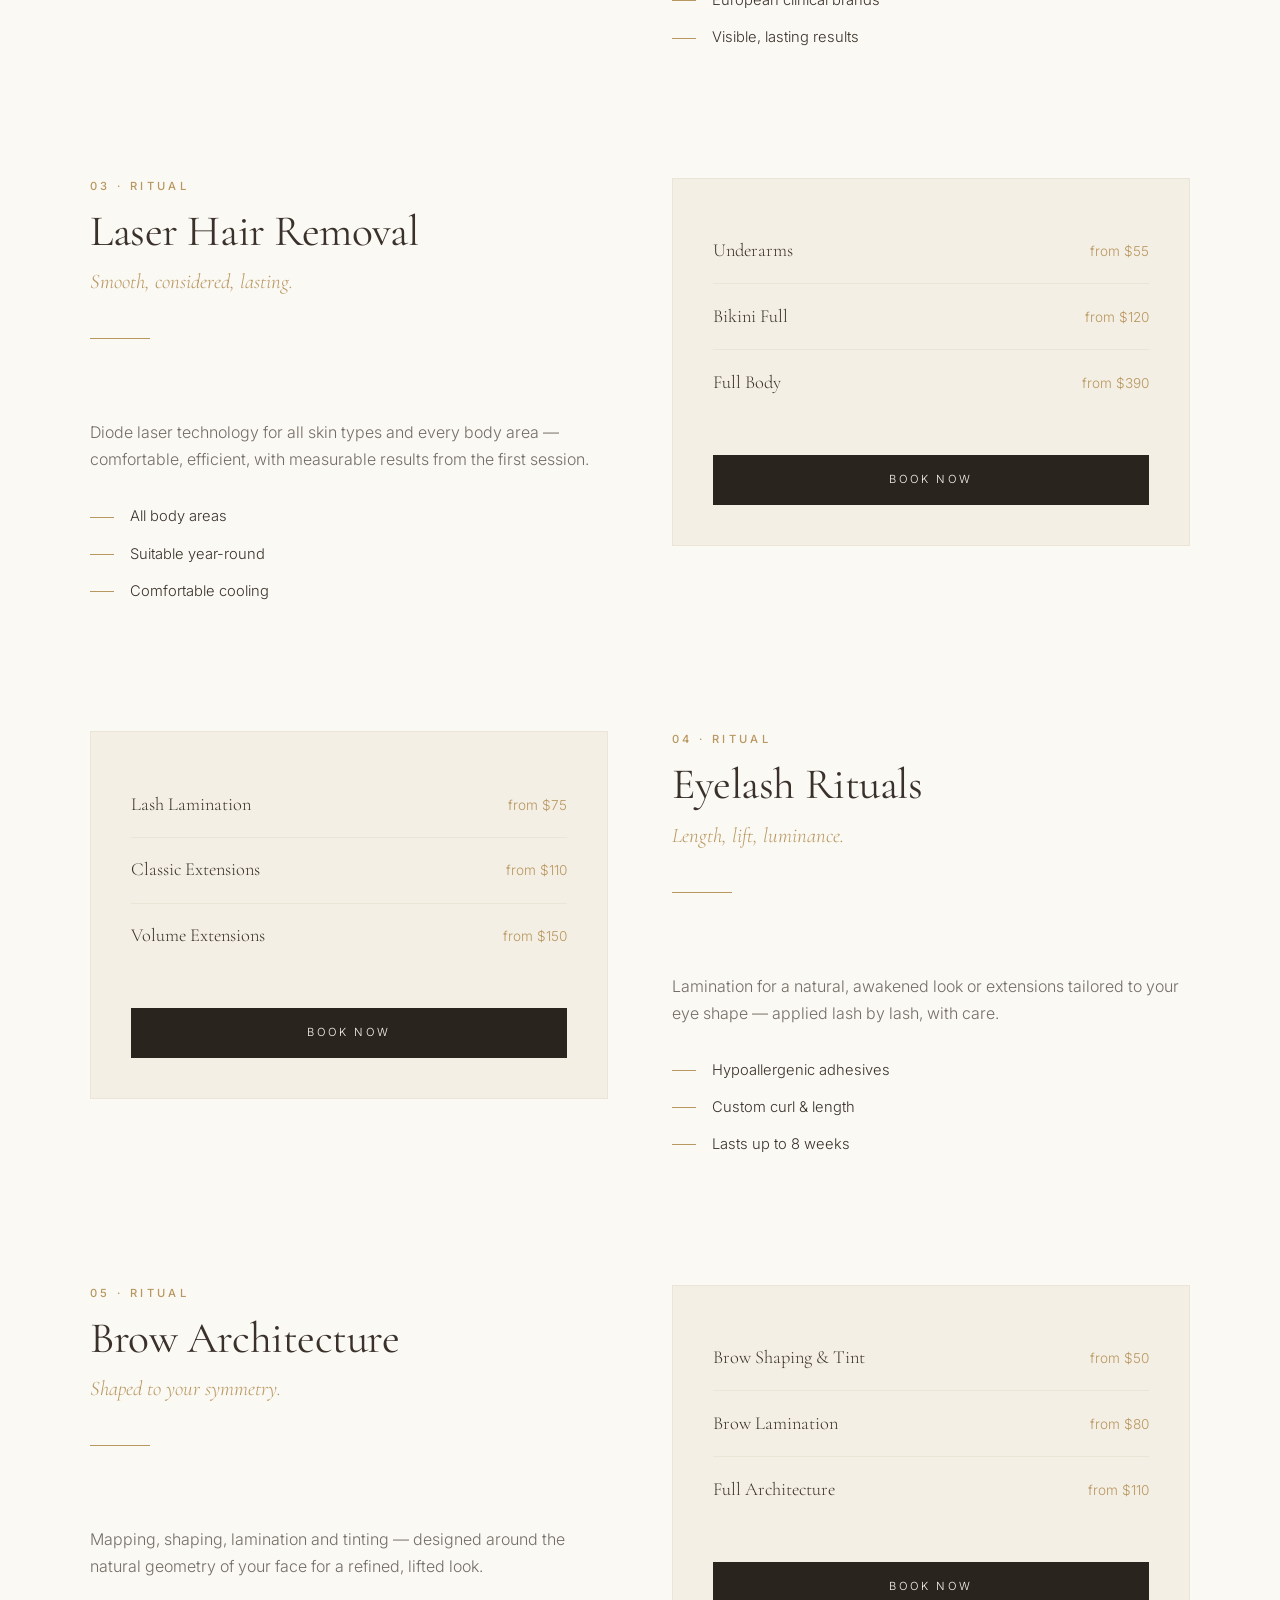
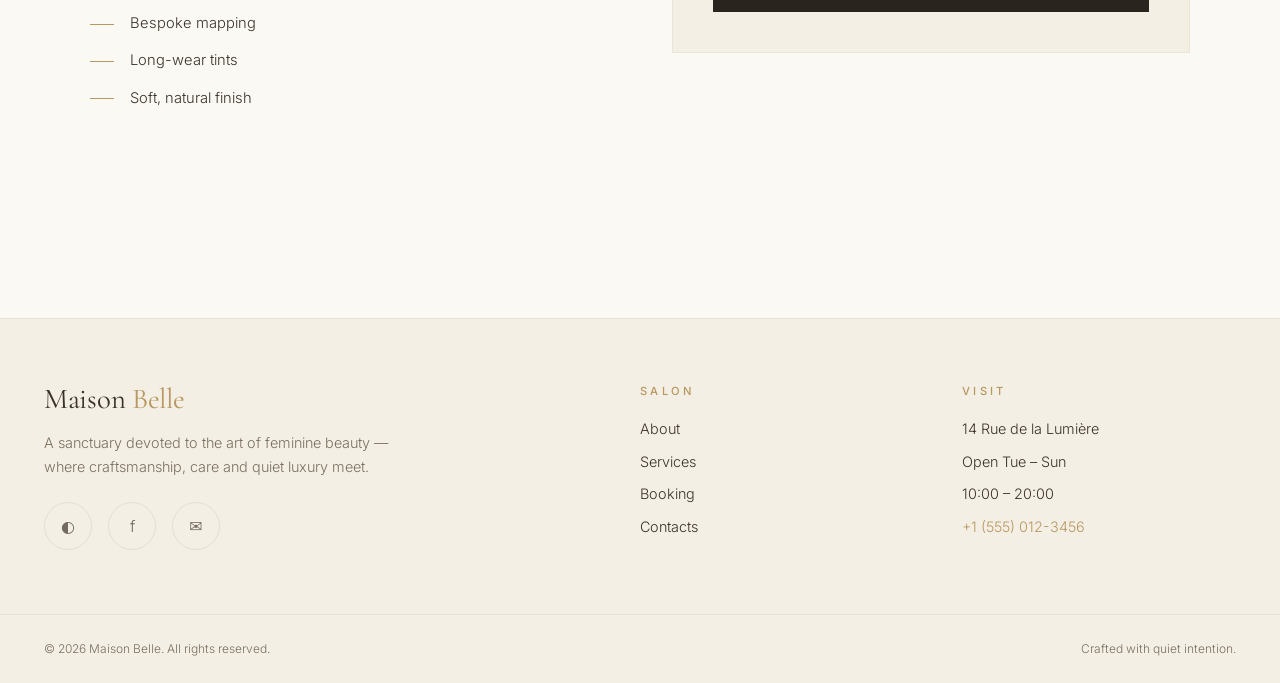
<file: services.html>
<!doctype html><html lang="en"><head>
<meta charset="utf-8"><meta name="viewport" content="width=device-width,initial-scale=1">
<title>Services — Maison Belle</title>
<meta name="description" content="Manicure, cosmetology, laser hair removal, lash and brow rituals — by certified specialists.">
<meta property="og:title" content="Services — Maison Belle">
<meta property="og:description" content="A considered menu of feminine beauty rituals.">
<link rel="canonical" href="/services.html">
<link rel="preconnect" href="https://fonts.googleapis.com"><link rel="preconnect" href="https://fonts.gstatic.com" crossorigin><link href="https://fonts.googleapis.com/css2?family=Cormorant+Garamond:wght@300;400;500;600&family=Inter:wght@300;400;500;600&display=swap" rel="stylesheet"><link rel="stylesheet" href="/assets/styles.css"></head><body>
<header class="nav"><div class="nav-inner"><a href="/" class="brand">Maison<span> Belle</span></a><nav class="nav-links"><a href="/">Home</a><a href="/services.html">Services</a><a href="/about.html">About</a><a href="/booking.html">Booking</a><a href="/contacts.html">Contacts</a></nav><a href="/booking.html" class="btn-gold-outline">Book</a><button class="menu-toggle" aria-label="Menu">☰</button><div class="mobile-menu"><a href="/">Home</a><a href="/services.html">Services</a><a href="/about.html">About</a><a href="/booking.html">Booking</a><a href="/contacts.html">Contacts</a></div></div></header>
<main>
<section class="page-head bg-cream"><div class="container">
  <p class="eyebrow">The menu</p>
  <h1>Treatments &amp;<br><em>Rituals</em></h1>
  <p>Each service is designed as a complete experience — never rushed, always personal.</p>
</div></section>
<section><div class="container"><div class="svc-list">
<div class="svc-row reveal">
  <div>
    <p class="eyebrow">01 · Ritual</p>
    <h2>Manicure</h2>
    <p class="tagline">The art of the hand.</p>
    <span class="gold-divider"></span>
    <p class="desc">From classic shaping to extended designs, every treatment begins with skin and cuticle care, finishing with premium long-wear color.</p>
    <ul><li>Sterile, single-use tools</li><li>Premium gel & polish</li><li>Skin-loving rituals</li></ul>
  </div>
  <div class="price-card">
    <div class="price-row"><span class="name">Classic Manicure</span><span class="price">from $45</span></div><div class="price-row"><span class="name">Gel Polish</span><span class="price">from $65</span></div><div class="price-row"><span class="name">Combined + Extension</span><span class="price">from $95</span></div>
    <a href="/booking.html" class="btn btn-primary">Book Now</a>
  </div>
</div>
<div class="svc-row flip reveal">
  <div>
    <p class="eyebrow">02 · Ritual</p>
    <h2>Cosmetology</h2>
    <p class="tagline">Skincare to advanced aesthetics.</p>
    <span class="gold-divider"></span>
    <p class="desc">A full spectrum from facial rituals and chemical peels to certified injectable treatments — always personalized after consultation.</p>
    <ul><li>Doctor-led consultations</li><li>European clinical brands</li><li>Visible, lasting results</li></ul>
  </div>
  <div class="price-card">
    <div class="price-row"><span class="name">Signature Facial</span><span class="price">from $120</span></div><div class="price-row"><span class="name">Chemical Peel</span><span class="price">from $180</span></div><div class="price-row"><span class="name">Injectables</span><span class="price">on consultation</span></div>
    <a href="/booking.html" class="btn btn-primary">Book Now</a>
  </div>
</div>
<div class="svc-row reveal">
  <div>
    <p class="eyebrow">03 · Ritual</p>
    <h2>Laser Hair Removal</h2>
    <p class="tagline">Smooth, considered, lasting.</p>
    <span class="gold-divider"></span>
    <p class="desc">Diode laser technology for all skin types and every body area — comfortable, efficient, with measurable results from the first session.</p>
    <ul><li>All body areas</li><li>Suitable year-round</li><li>Comfortable cooling</li></ul>
  </div>
  <div class="price-card">
    <div class="price-row"><span class="name">Underarms</span><span class="price">from $55</span></div><div class="price-row"><span class="name">Bikini Full</span><span class="price">from $120</span></div><div class="price-row"><span class="name">Full Body</span><span class="price">from $390</span></div>
    <a href="/booking.html" class="btn btn-primary">Book Now</a>
  </div>
</div>
<div class="svc-row flip reveal">
  <div>
    <p class="eyebrow">04 · Ritual</p>
    <h2>Eyelash Rituals</h2>
    <p class="tagline">Length, lift, luminance.</p>
    <span class="gold-divider"></span>
    <p class="desc">Lamination for a natural, awakened look or extensions tailored to your eye shape — applied lash by lash, with care.</p>
    <ul><li>Hypoallergenic adhesives</li><li>Custom curl & length</li><li>Lasts up to 8 weeks</li></ul>
  </div>
  <div class="price-card">
    <div class="price-row"><span class="name">Lash Lamination</span><span class="price">from $75</span></div><div class="price-row"><span class="name">Classic Extensions</span><span class="price">from $110</span></div><div class="price-row"><span class="name">Volume Extensions</span><span class="price">from $150</span></div>
    <a href="/booking.html" class="btn btn-primary">Book Now</a>
  </div>
</div>
<div class="svc-row reveal">
  <div>
    <p class="eyebrow">05 · Ritual</p>
    <h2>Brow Architecture</h2>
    <p class="tagline">Shaped to your symmetry.</p>
    <span class="gold-divider"></span>
    <p class="desc">Mapping, shaping, lamination and tinting — designed around the natural geometry of your face for a refined, lifted look.</p>
    <ul><li>Bespoke mapping</li><li>Long-wear tints</li><li>Soft, natural finish</li></ul>
  </div>
  <div class="price-card">
    <div class="price-row"><span class="name">Brow Shaping & Tint</span><span class="price">from $50</span></div><div class="price-row"><span class="name">Brow Lamination</span><span class="price">from $80</span></div><div class="price-row"><span class="name">Full Architecture</span><span class="price">from $110</span></div>
    <a href="/booking.html" class="btn btn-primary">Book Now</a>
  </div>
</div>
</div></div></section>
</main>
<footer><div class="foot"><div><h3>Maison<span> Belle</span></h3><p class="desc">A sanctuary devoted to the art of feminine beauty — where craftsmanship, care and quiet luxury meet.</p><div class="socials" style="margin-top:1.5rem"><a href="#" class="social-icon" aria-label="Instagram">◐</a><a href="#" class="social-icon" aria-label="Facebook">f</a><a href="mailto:hello@maisonbelle.studio" class="social-icon" aria-label="Email">✉</a></div></div><div><p class="eyebrow">Salon</p><ul><li><a href="/about.html">About</a></li><li><a href="/services.html">Services</a></li><li><a href="/booking.html">Booking</a></li><li><a href="/contacts.html">Contacts</a></li></ul></div><div><p class="eyebrow">Visit</p><ul><li>14 Rue de la Lumière</li><li>Open Tue – Sun</li><li>10:00 – 20:00</li><li class="text-gold">+1 (555) 012-3456</li></ul></div></div><div class="foot-bot"><div><p>© 2026 Maison Belle. All rights reserved.</p><p>Crafted with quiet intention.</p></div></div></footer><script src="/assets/main.js"></script></body></html>
</file>
<file: assets/styles.css>
/* Maison Belle — luxury beauty salon, static build */
:root{
  --background:#fbf9f4;
  --foreground:#3a322a;
  --muted:#f1ece2;
  --muted-foreground:#7a6f60;
  --border:#e6dfd1;
  --gold:#b89760;
  --gold-soft:#d9c294;
  --cream:#f4efe4;
  --sand:#e8dfcc;
  --primary:#2a241e;
  --primary-foreground:#fbf9f4;
  --shadow-soft:0 20px 60px -20px rgba(184,151,96,.25);
  --shadow-card:0 8px 30px -10px rgba(80,60,40,.12);
  --font-serif:"Cormorant Garamond", Georgia, serif;
  --font-sans:"Inter", system-ui, -apple-system, sans-serif;
}
*{box-sizing:border-box;border-color:var(--border);margin:0;padding:0}
html{scroll-behavior:smooth}
body{
  background:var(--background);color:var(--foreground);
  font-family:var(--font-sans);font-weight:300;line-height:1.6;
  -webkit-font-smoothing:antialiased;
}
img{max-width:100%;display:block}
a{color:inherit;text-decoration:none;transition:color .3s}
h1,h2,h3,h4{font-family:var(--font-serif);font-weight:400;letter-spacing:-.01em;line-height:1.1}
em{font-style:italic;color:var(--gold);font-weight:300}

.container{max-width:1240px;margin:0 auto;padding:0 24px}
.eyebrow{font-family:var(--font-sans);font-size:.7rem;letter-spacing:.3em;text-transform:uppercase;color:var(--gold);font-weight:500}
.gold-divider{display:inline-block;height:1px;width:60px;background:var(--gold);margin:2.5rem 0}
.text-gold{color:var(--gold)}
.bg-cream{background:var(--cream)}
.muted{color:var(--muted-foreground)}

/* NAV */
.nav{position:fixed;top:0;left:0;right:0;z-index:50;padding:1.5rem 0;transition:all .5s;background:transparent}
.nav.scrolled{background:rgba(251,249,244,.9);backdrop-filter:blur(12px);border-bottom:1px solid var(--border);padding:.85rem 0}
.nav-inner{display:flex;align-items:center;justify-content:space-between;max-width:1240px;margin:0 auto;padding:0 24px}
.brand{font-family:var(--font-serif);font-size:1.55rem;letter-spacing:.02em}
.brand span{color:var(--gold)}
.nav-links{display:flex;gap:2.5rem;align-items:center}
.nav-links a{font-size:.85rem;letter-spacing:.05em}
.nav-links a:hover,.nav-links a.active{color:var(--gold)}
.btn{display:inline-block;padding:1rem 2rem;font-size:.7rem;letter-spacing:.25em;text-transform:uppercase;cursor:pointer;border:none;font-family:inherit;transition:all .4s}
.btn-primary{background:var(--primary);color:var(--primary-foreground)}
.btn-primary:hover{background:var(--gold)}
.btn-outline{background:transparent;border:1px solid var(--border);color:var(--foreground)}
.btn-outline:hover{border-color:var(--gold);color:var(--gold)}
.btn-gold-outline{background:transparent;border:1px solid var(--gold);padding:.7rem 1.6rem;font-size:.7rem;letter-spacing:.2em;text-transform:uppercase}
.btn-gold-outline:hover{background:var(--gold);color:var(--primary-foreground)}
.menu-toggle{display:none;background:none;border:none;cursor:pointer;font-size:1.4rem;color:var(--foreground)}

@media (max-width:860px){
  .nav-links,.nav .btn-gold-outline{display:none}
  .menu-toggle{display:block}
  .nav.open .mobile-menu{display:flex}
  .mobile-menu{display:none;position:absolute;top:100%;left:0;right:0;background:rgba(251,249,244,.97);backdrop-filter:blur(12px);border-top:1px solid var(--border);flex-direction:column;padding:1.5rem 24px;gap:1.2rem}
}

/* HERO */
.hero{position:relative;min-height:100vh;display:flex;align-items:center;overflow:hidden}
.hero-bg{position:absolute;inset:0}
.hero-bg img{width:100%;height:100%;object-fit:cover}
.hero-bg::after{content:"";position:absolute;inset:0;background:linear-gradient(to right,rgba(251,249,244,.88),rgba(251,249,244,.4) 55%,rgba(251,249,244,.1))}
.hero-content{position:relative;max-width:1240px;margin:0 auto;padding:8rem 24px;width:100%}
.hero-content > div{max-width:640px;animation:fadeUp 1.1s cubic-bezier(.22,1,.36,1) both}
.hero h1{font-size:clamp(2.6rem,5.5vw,4.7rem);margin-top:1.5rem}
.hero p.lead{font-size:1.1rem;color:rgba(58,50,42,.75);margin:2rem 0;max-width:28rem;font-weight:300;line-height:1.65}
.hero .cta-row{display:flex;flex-wrap:wrap;gap:1rem;margin-top:2.5rem}

/* SECTIONS */
section{padding:7rem 0}
.section-narrow{padding:5rem 0}
.center{text-align:center}
.section-head{text-align:center;margin-bottom:4rem}
.section-head h2{font-size:clamp(2rem,3.5vw,3rem);margin-top:1rem}
.section-head p{margin-top:1.5rem;color:rgba(58,50,42,.7);font-size:1.05rem;max-width:42rem;margin-left:auto;margin-right:auto;font-weight:300}

.intro{text-align:center;max-width:720px;margin:0 auto}
.intro h2{font-size:clamp(2rem,3.6vw,3rem);margin-top:1.5rem;line-height:1.2}
.intro p{margin-top:2rem;font-size:1.1rem;color:rgba(58,50,42,.7);font-weight:300}

/* SERVICES PREVIEW */
.services-grid{display:grid;grid-template-columns:repeat(auto-fit,minmax(200px,1fr));gap:1.5rem}
.svc-card{background:var(--background);padding:2rem;border:1px solid rgba(230,223,209,.6);transition:all .5s;height:100%}
.svc-card:hover{box-shadow:var(--shadow-soft)}
.svc-card .icon{width:32px;height:32px;color:var(--gold);transition:transform .5s}
.svc-card:hover .icon{transform:scale(1.1)}
.svc-card h3{margin-top:1.4rem;font-size:1.25rem}
.svc-card p{margin-top:.75rem;font-size:.9rem;color:var(--muted-foreground);line-height:1.6}

.svc-head{display:flex;align-items:flex-end;justify-content:space-between;flex-wrap:wrap;gap:1.5rem;margin-bottom:4rem}
.svc-head h2{font-size:clamp(2rem,3.5vw,3rem);margin-top:1rem;line-height:1.15}
.link-gold{font-size:.85rem;color:var(--gold);text-decoration:underline;text-underline-offset:5px}

/* TESTIMONIALS */
.t-grid{display:grid;grid-template-columns:repeat(auto-fit,minmax(280px,1fr));gap:2rem}
.t-card{background:var(--background);border:1px solid rgba(230,223,209,.6);padding:2.5rem}
.t-card .quote{color:var(--gold);font-size:1.3rem}
.t-card p{margin-top:1.5rem;font-family:var(--font-serif);font-style:italic;font-size:1.15rem;line-height:1.5;color:rgba(58,50,42,.85)}
.t-card .author{margin-top:2rem;font-size:.7rem;letter-spacing:.25em;text-transform:uppercase;color:var(--gold)}

/* GALLERY */
.gallery{display:grid;grid-template-columns:repeat(auto-fit,minmax(220px,1fr));gap:.75rem}
.gallery > div{aspect-ratio:3/4;overflow:hidden}
.gallery img{width:100%;height:100%;object-fit:cover;transition:transform .8s}
.gallery img:hover{transform:scale(1.05)}

/* CTA */
.cta-block{text-align:center;max-width:720px;margin:0 auto}
.cta-block h2{font-size:clamp(2.4rem,4.5vw,3.8rem);margin-top:1.5rem;line-height:1.15}
.cta-block .btn{margin-top:3rem}

/* PAGE HEADER */
.page-head{padding:10rem 0 5rem;text-align:center}
.page-head h1{font-size:clamp(2.8rem,5.5vw,4.5rem);margin-top:1.5rem;line-height:1.05}
.page-head p{margin-top:2rem;color:rgba(58,50,42,.7);max-width:36rem;margin-left:auto;margin-right:auto;font-weight:300;font-size:1.05rem;line-height:1.65}

/* SERVICES PAGE */
.svc-list{max-width:1100px;margin:0 auto;display:flex;flex-direction:column;gap:8rem}
.svc-row{display:grid;grid-template-columns:1fr 1fr;gap:4rem;align-items:start}
.svc-row.flip > :first-child{order:2}
.svc-row h2{font-size:clamp(2rem,3.4vw,2.8rem);margin-top:.75rem}
.svc-row .tagline{font-family:var(--font-serif);font-style:italic;color:var(--gold);font-size:1.3rem;margin-top:.6rem}
.svc-row .desc{color:rgba(58,50,42,.7);margin-top:2rem;line-height:1.7;font-weight:300}
.svc-row ul{margin-top:2rem;list-style:none;display:flex;flex-direction:column;gap:.85rem}
.svc-row li{display:flex;align-items:center;gap:1rem;font-size:.92rem}
.svc-row li::before{content:"";width:24px;height:1px;background:var(--gold);display:inline-block}
.svc-row .price-card{background:var(--cream);border:1px solid rgba(230,223,209,.6);padding:2.5rem}
.price-row{display:flex;justify-content:space-between;align-items:baseline;gap:1.5rem;padding:1.1rem 0;border-bottom:1px solid rgba(230,223,209,.6)}
.price-row:last-of-type{border:none}
.price-row .name{font-family:var(--font-serif);font-size:1.15rem}
.price-row .price{font-size:.85rem;color:var(--gold);white-space:nowrap}
.price-card .btn{margin-top:2.5rem;width:100%;text-align:center}
@media (max-width:860px){
  .svc-row,.about-grid,.contact-grid{grid-template-columns:1fr;gap:3rem}
  .svc-row.flip > :first-child{order:0}
}

/* ABOUT */
.about-grid{display:grid;grid-template-columns:1fr 1fr;gap:4rem;align-items:center;max-width:1240px;margin:0 auto}
.about-grid h1{font-size:clamp(2.5rem,5vw,4rem);margin-top:1.5rem;line-height:1.1}
.about-grid p{color:rgba(58,50,42,.7);line-height:1.75;margin-top:1.5rem;font-weight:300}
.about-img{position:relative;aspect-ratio:4/5}
.about-img img{width:100%;height:100%;object-fit:cover}
.years-badge{position:absolute;bottom:-1.5rem;left:-1.5rem;background:var(--gold);color:var(--primary-foreground);padding:2rem;max-width:200px}
.years-badge p:first-child{font-family:var(--font-serif);font-size:2rem}
.years-badge p:last-child{font-size:.7rem;letter-spacing:.2em;text-transform:uppercase;margin-top:.5rem}

.principles{display:grid;grid-template-columns:repeat(auto-fit,minmax(240px,1fr));gap:2.5rem;text-align:center;max-width:1100px;margin:0 auto}
.principles .num{font-family:var(--font-serif);color:var(--gold);font-size:1.5rem}
.principles h3{margin-top:1rem;font-size:1.5rem}
.principles p{margin-top:1rem;font-size:.9rem;color:var(--muted-foreground);line-height:1.65}

.team-grid{display:grid;grid-template-columns:repeat(auto-fit,minmax(260px,1fr));gap:2rem;max-width:1240px;margin:0 auto}
.team-card .photo{aspect-ratio:4/5;overflow:hidden}
.team-card img{width:100%;height:100%;object-fit:cover;transition:transform .8s}
.team-card img:hover{transform:scale(1.05)}
.team-card h3{margin-top:1.5rem;font-size:1.5rem}
.team-card .role{margin-top:.5rem;font-size:.7rem;letter-spacing:.2em;text-transform:uppercase;color:var(--gold)}

/* CONTACT */
.contact-grid{display:grid;grid-template-columns:1fr 1fr;gap:4rem;max-width:1240px;margin:0 auto}
.info-item{display:flex;gap:1.5rem;margin-bottom:2rem}
.info-icon{flex-shrink:0;width:48px;height:48px;border-radius:50%;border:1px solid var(--gold);color:var(--gold);display:flex;align-items:center;justify-content:center;font-size:1rem}
.info-item .eyebrow{display:block}
.info-item .val{margin-top:.5rem;font-family:var(--font-serif);font-size:1.2rem;color:rgba(58,50,42,.85);line-height:1.4}
.socials{display:flex;gap:1rem;margin-top:1.25rem}
.social-icon{width:48px;height:48px;border-radius:50%;border:1px solid var(--border);display:flex;align-items:center;justify-content:center;color:rgba(58,50,42,.7);transition:all .3s}
.social-icon:hover{color:var(--gold);border-color:var(--gold)}
.map-frame{aspect-ratio:1;overflow:hidden;border:1px solid var(--border);min-height:500px}
.map-frame iframe{width:100%;height:100%;filter:grayscale(40%) sepia(15%);border:0}

/* BOOKING */
.booking-form{max-width:640px;margin:0 auto;background:var(--background);border:1px solid var(--border);padding:3.5rem;box-shadow:var(--shadow-card)}
.field{display:block;margin-bottom:2rem}
.field .eyebrow{display:block;margin-bottom:.5rem}
.field input,.field select{width:100%;background:transparent;border:none;border-bottom:1px solid var(--border);padding:.85rem 0;font-family:var(--font-serif);font-size:1.1rem;color:var(--foreground);outline:none;transition:border-color .3s;-webkit-appearance:none;appearance:none}
.field input:focus,.field select:focus{border-bottom-color:var(--gold)}
.grid-2{display:grid;grid-template-columns:1fr 1fr;gap:2rem}
@media (max-width:600px){.grid-2{grid-template-columns:1fr}.booking-form{padding:2rem}}
.booking-form button{width:100%;margin-top:2.5rem}
.booking-form .note{margin-top:1.5rem;text-align:center;font-size:.75rem;color:var(--muted-foreground)}

.toast{position:fixed;bottom:2rem;right:2rem;background:var(--primary);color:var(--primary-foreground);padding:1.25rem 1.75rem;border-left:3px solid var(--gold);box-shadow:var(--shadow-card);transform:translateY(100px);opacity:0;transition:all .4s;z-index:100;max-width:340px}
.toast.show{transform:translateY(0);opacity:1}
.toast strong{display:block;font-family:var(--font-serif);font-size:1.05rem;margin-bottom:.25rem}
.toast span{font-size:.85rem;opacity:.85}

/* FOOTER */
footer{background:var(--cream);border-top:1px solid rgba(230,223,209,.7);margin-top:6rem}
.foot{display:grid;grid-template-columns:2fr 1fr 1fr;gap:3rem;max-width:1240px;margin:0 auto;padding:4rem 24px}
@media (max-width:760px){.foot{grid-template-columns:1fr}}
.foot h3{font-family:var(--font-serif);font-size:1.8rem}
.foot h3 span{color:var(--gold)}
.foot .desc{margin-top:1rem;font-size:.9rem;color:var(--muted-foreground);max-width:24rem;line-height:1.65}
.foot ul{list-style:none;display:flex;flex-direction:column;gap:.6rem;margin-top:1rem;font-size:.9rem}
.foot a:hover{color:var(--gold)}
.foot-bot{border-top:1px solid rgba(230,223,209,.7)}
.foot-bot div{max-width:1240px;margin:0 auto;padding:1.5rem 24px;display:flex;justify-content:space-between;flex-wrap:wrap;gap:.75rem;font-size:.75rem;color:var(--muted-foreground)}

/* Reveal animation */
.reveal{opacity:0;transform:translateY(24px);transition:opacity .9s cubic-bezier(.22,1,.36,1),transform .9s cubic-bezier(.22,1,.36,1)}
.reveal.in{opacity:1;transform:none}
@keyframes fadeUp{from{opacity:0;transform:translateY(24px)}to{opacity:1;transform:none}}
</file>
